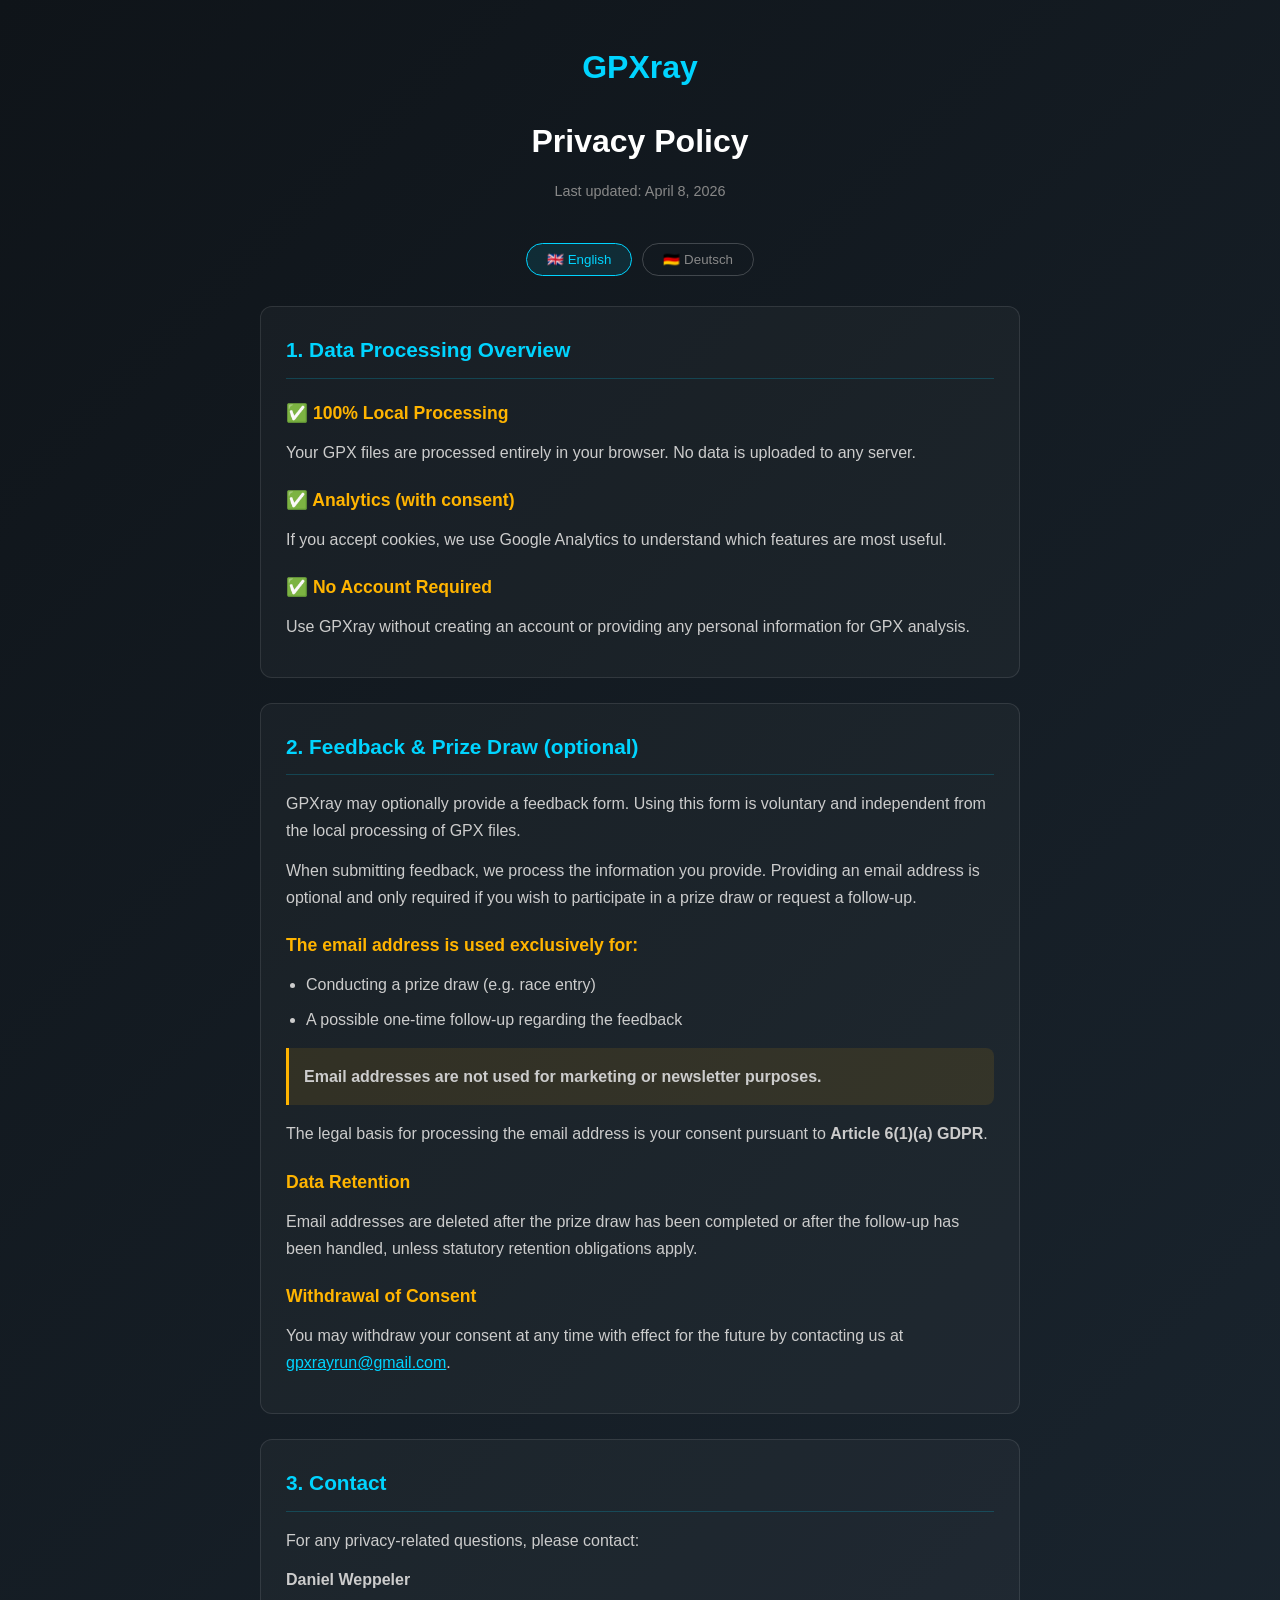
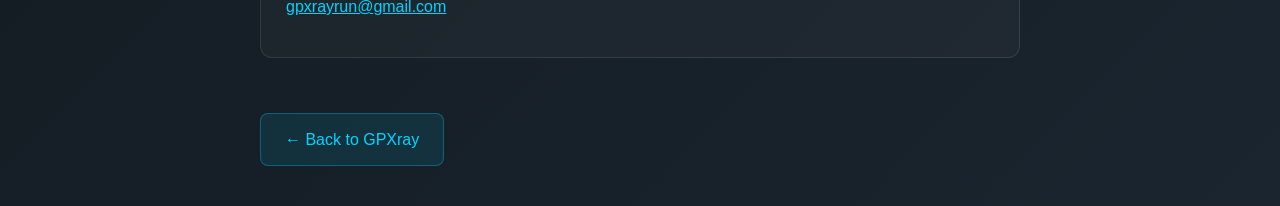
<file: privacy.html>
<!DOCTYPE html>
<html lang="en">
<head>
    <meta charset="UTF-8">
    <meta name="viewport" content="width=device-width, initial-scale=1.0">
    <title>Privacy Policy | GPXray</title>
    <link rel="icon" type="image/png" href="[data-uri]">
    <style>
        * {
            margin: 0;
            padding: 0;
            box-sizing: border-box;
        }
        
        body {
            font-family: -apple-system, BlinkMacSystemFont, 'Segoe UI', Roboto, Oxygen, Ubuntu, sans-serif;
            background: linear-gradient(135deg, #0f1419 0%, #1a252f 100%);
            color: #e0e0e0;
            min-height: 100vh;
            line-height: 1.7;
        }
        
        .container {
            max-width: 800px;
            margin: 0 auto;
            padding: 40px 20px;
        }
        
        .header {
            text-align: center;
            margin-bottom: 40px;
        }
        
        .logo {
            font-size: 2rem;
            font-weight: 700;
            color: #00d4ff;
            text-decoration: none;
            display: inline-block;
            margin-bottom: 20px;
        }
        
        h1 {
            font-size: 2rem;
            color: #fff;
            margin-bottom: 10px;
        }
        
        .last-updated {
            color: #888;
            font-size: 0.9rem;
        }
        
        .section {
            background: rgba(255, 255, 255, 0.03);
            border: 1px solid rgba(255, 255, 255, 0.1);
            border-radius: 12px;
            padding: 25px;
            margin-bottom: 25px;
        }
        
        h2 {
            color: #00d4ff;
            font-size: 1.3rem;
            margin-bottom: 15px;
            padding-bottom: 10px;
            border-bottom: 1px solid rgba(0, 212, 255, 0.2);
        }
        
        h3 {
            color: #ffb400;
            font-size: 1.1rem;
            margin: 20px 0 10px 0;
        }
        
        p {
            margin-bottom: 12px;
            color: #ccc;
        }
        
        ul {
            margin: 10px 0 15px 20px;
            color: #ccc;
        }
        
        li {
            margin-bottom: 8px;
        }
        
        .highlight {
            background: rgba(255, 180, 0, 0.1);
            border-left: 3px solid #ffb400;
            padding: 15px;
            margin: 15px 0;
            border-radius: 0 8px 8px 0;
        }
        
        .highlight p {
            margin-bottom: 0;
        }
        
        a {
            color: #00d4ff;
        }
        
        a:hover {
            color: #fff;
        }
        
        .back-link {
            display: inline-block;
            margin-top: 30px;
            padding: 12px 24px;
            background: rgba(0, 212, 255, 0.1);
            border: 1px solid rgba(0, 212, 255, 0.3);
            border-radius: 8px;
            color: #00d4ff;
            text-decoration: none;
            transition: all 0.2s;
        }
        
        .back-link:hover {
            background: rgba(0, 212, 255, 0.2);
            border-color: #00d4ff;
        }
        
        .lang-toggle {
            display: flex;
            justify-content: center;
            gap: 10px;
            margin-bottom: 30px;
        }
        
        .lang-btn {
            padding: 8px 20px;
            background: transparent;
            border: 1px solid rgba(255, 255, 255, 0.2);
            border-radius: 20px;
            color: #888;
            cursor: pointer;
            transition: all 0.2s;
        }
        
        .lang-btn.active {
            background: rgba(0, 212, 255, 0.1);
            border-color: #00d4ff;
            color: #00d4ff;
        }
        
        .lang-btn:hover {
            border-color: #00d4ff;
            color: #00d4ff;
        }
        
        .content-en, .content-de {
            display: none;
        }
        
        .content-en.active, .content-de.active {
            display: block;
        }
        
        @media (max-width: 600px) {
            .container {
                padding: 20px 15px;
            }
            
            h1 {
                font-size: 1.5rem;
            }
            
            .section {
                padding: 20px;
            }
        }
    </style>
</head>
<body>
    <div class="container">
        <div class="header">
            <a href="/" class="logo">GPXray</a>
            <h1 id="pageTitle">Privacy Policy</h1>
            <p class="last-updated" id="lastUpdated">Last updated: April 8, 2026</p>
        </div>
        
        <div class="lang-toggle">
            <button class="lang-btn active" data-lang="en">🇬🇧 English</button>
            <button class="lang-btn" data-lang="de">🇩🇪 Deutsch</button>
        </div>
        
        <!-- English Content -->
        <div class="content-en active">
            <div class="section">
                <h2>1. Data Processing Overview</h2>
                <h3>✅ 100% Local Processing</h3>
                <p>Your GPX files are processed entirely in your browser. No data is uploaded to any server.</p>
                
                <h3>✅ Analytics (with consent)</h3>
                <p>If you accept cookies, we use Google Analytics to understand which features are most useful.</p>
                
                <h3>✅ No Account Required</h3>
                <p>Use GPXray without creating an account or providing any personal information for GPX analysis.</p>
            </div>
            
            <div class="section">
                <h2>2. Feedback & Prize Draw (optional)</h2>
                <p>GPXray may optionally provide a feedback form. Using this form is voluntary and independent from the local processing of GPX files.</p>
                
                <p>When submitting feedback, we process the information you provide. Providing an email address is optional and only required if you wish to participate in a prize draw or request a follow-up.</p>
                
                <h3>The email address is used exclusively for:</h3>
                <ul>
                    <li>Conducting a prize draw (e.g. race entry)</li>
                    <li>A possible one-time follow-up regarding the feedback</li>
                </ul>
                
                <div class="highlight">
                    <p><strong>Email addresses are not used for marketing or newsletter purposes.</strong></p>
                </div>
                
                <p>The legal basis for processing the email address is your consent pursuant to <strong>Article 6(1)(a) GDPR</strong>.</p>
                
                <h3>Data Retention</h3>
                <p>Email addresses are deleted after the prize draw has been completed or after the follow-up has been handled, unless statutory retention obligations apply.</p>
                
                <h3>Withdrawal of Consent</h3>
                <p>You may withdraw your consent at any time with effect for the future by contacting us at <a href="mailto:gpxrayrun@gmail.com">gpxrayrun@gmail.com</a>.</p>
            </div>
            
            <div class="section">
                <h2>3. Contact</h2>
                <p>For any privacy-related questions, please contact:</p>
                <p><strong>Daniel Weppeler</strong><br>
                <a href="mailto:gpxrayrun@gmail.com">gpxrayrun@gmail.com</a></p>
            </div>
        </div>
        
        <!-- German Content -->
        <div class="content-de">
            <div class="section">
                <h2>1. Datenverarbeitung im Überblick</h2>
                <h3>✅ 100% Lokale Verarbeitung</h3>
                <p>Deine GPX-Dateien werden vollständig in deinem Browser verarbeitet. Es werden keine Daten auf einen Server hochgeladen.</p>
                
                <h3>✅ Analytics (mit Einwilligung)</h3>
                <p>Wenn du Cookies akzeptierst, verwenden wir Google Analytics, um zu verstehen, welche Funktionen am nützlichsten sind.</p>
                
                <h3>✅ Kein Konto erforderlich</h3>
                <p>Nutze GPXray ohne ein Konto zu erstellen oder für die GPX-Analyse persönliche Daten anzugeben.</p>
            </div>
            
            <div class="section">
                <h2>2. Feedback & Verlosung (optional)</h2>
                <p>GPXray kann optional ein Feedback-Formular enthalten. Die Nutzung dieses Formulars ist freiwillig und unabhängig von der Analyse von GPX-Dateien.</p>
                
                <p>Wenn du Feedback absendest, verarbeiten wir die von dir eingegebenen Inhalte. Eine E-Mail-Adresse ist optional und wird nur dann verarbeitet, wenn du an einer Verlosung teilnehmen möchtest oder eine Rückmeldung wünschst.</p>
                
                <h3>Die E-Mail-Adresse wird ausschließlich zu folgenden Zwecken genutzt:</h3>
                <ul>
                    <li>Durchführung einer Verlosung (z. B. Startplatzverlosung)</li>
                    <li>Eine einmalige Rückfrage zu deinem Feedback</li>
                </ul>
                
                <div class="highlight">
                    <p><strong>Eine Nutzung zu Marketing- oder Newsletter-Zwecken erfolgt nicht.</strong></p>
                </div>
                
                <p>Rechtsgrundlage für die Verarbeitung der E-Mail-Adresse ist deine Einwilligung gemäß <strong>Art. 6 Abs. 1 lit. a DSGVO</strong>.</p>
                
                <h3>Datenspeicherung</h3>
                <p>E-Mail-Adressen werden nach Abschluss der Verlosung oder nach Beantwortung der Rückfrage gelöscht, sofern keine gesetzlichen Aufbewahrungspflichten bestehen.</p>
                
                <h3>Widerruf der Einwilligung</h3>
                <p>Du kannst deine Einwilligung jederzeit mit Wirkung für die Zukunft widerrufen, indem du uns unter <a href="mailto:gpxrayrun@gmail.com">gpxrayrun@gmail.com</a> kontaktierst.</p>
            </div>
            
            <div class="section">
                <h2>3. Kontakt</h2>
                <p>Bei Fragen zum Datenschutz erreichst du:</p>
                <p><strong>Daniel Weppeler</strong><br>
                <a href="mailto:gpxrayrun@gmail.com">gpxrayrun@gmail.com</a></p>
            </div>
        </div>
        
        <a href="/" class="back-link">← Back to GPXray</a>
    </div>
    
    <script>
        // Language toggle
        const langBtns = document.querySelectorAll('.lang-btn');
        const contentEn = document.querySelector('.content-en');
        const contentDe = document.querySelector('.content-de');
        const pageTitle = document.getElementById('pageTitle');
        const lastUpdated = document.getElementById('lastUpdated');
        
        langBtns.forEach(btn => {
            btn.addEventListener('click', () => {
                langBtns.forEach(b => b.classList.remove('active'));
                btn.classList.add('active');
                
                const lang = btn.dataset.lang;
                if (lang === 'de') {
                    contentEn.classList.remove('active');
                    contentDe.classList.add('active');
                    pageTitle.textContent = 'Datenschutzerklärung';
                    lastUpdated.textContent = 'Zuletzt aktualisiert: 8. April 2026';
                } else {
                    contentDe.classList.remove('active');
                    contentEn.classList.add('active');
                    pageTitle.textContent = 'Privacy Policy';
                    lastUpdated.textContent = 'Last updated: April 8, 2026';
                }
            });
        });
        
        // Auto-detect language from URL or browser
        const urlParams = new URLSearchParams(window.location.search);
        const langParam = urlParams.get('lang');
        const browserLang = navigator.language || navigator.userLanguage;
        
        if (langParam === 'de' || (!langParam && browserLang.startsWith('de'))) {
            document.querySelector('[data-lang="de"]').click();
        }
    </script>
</body>
</html>
</file>
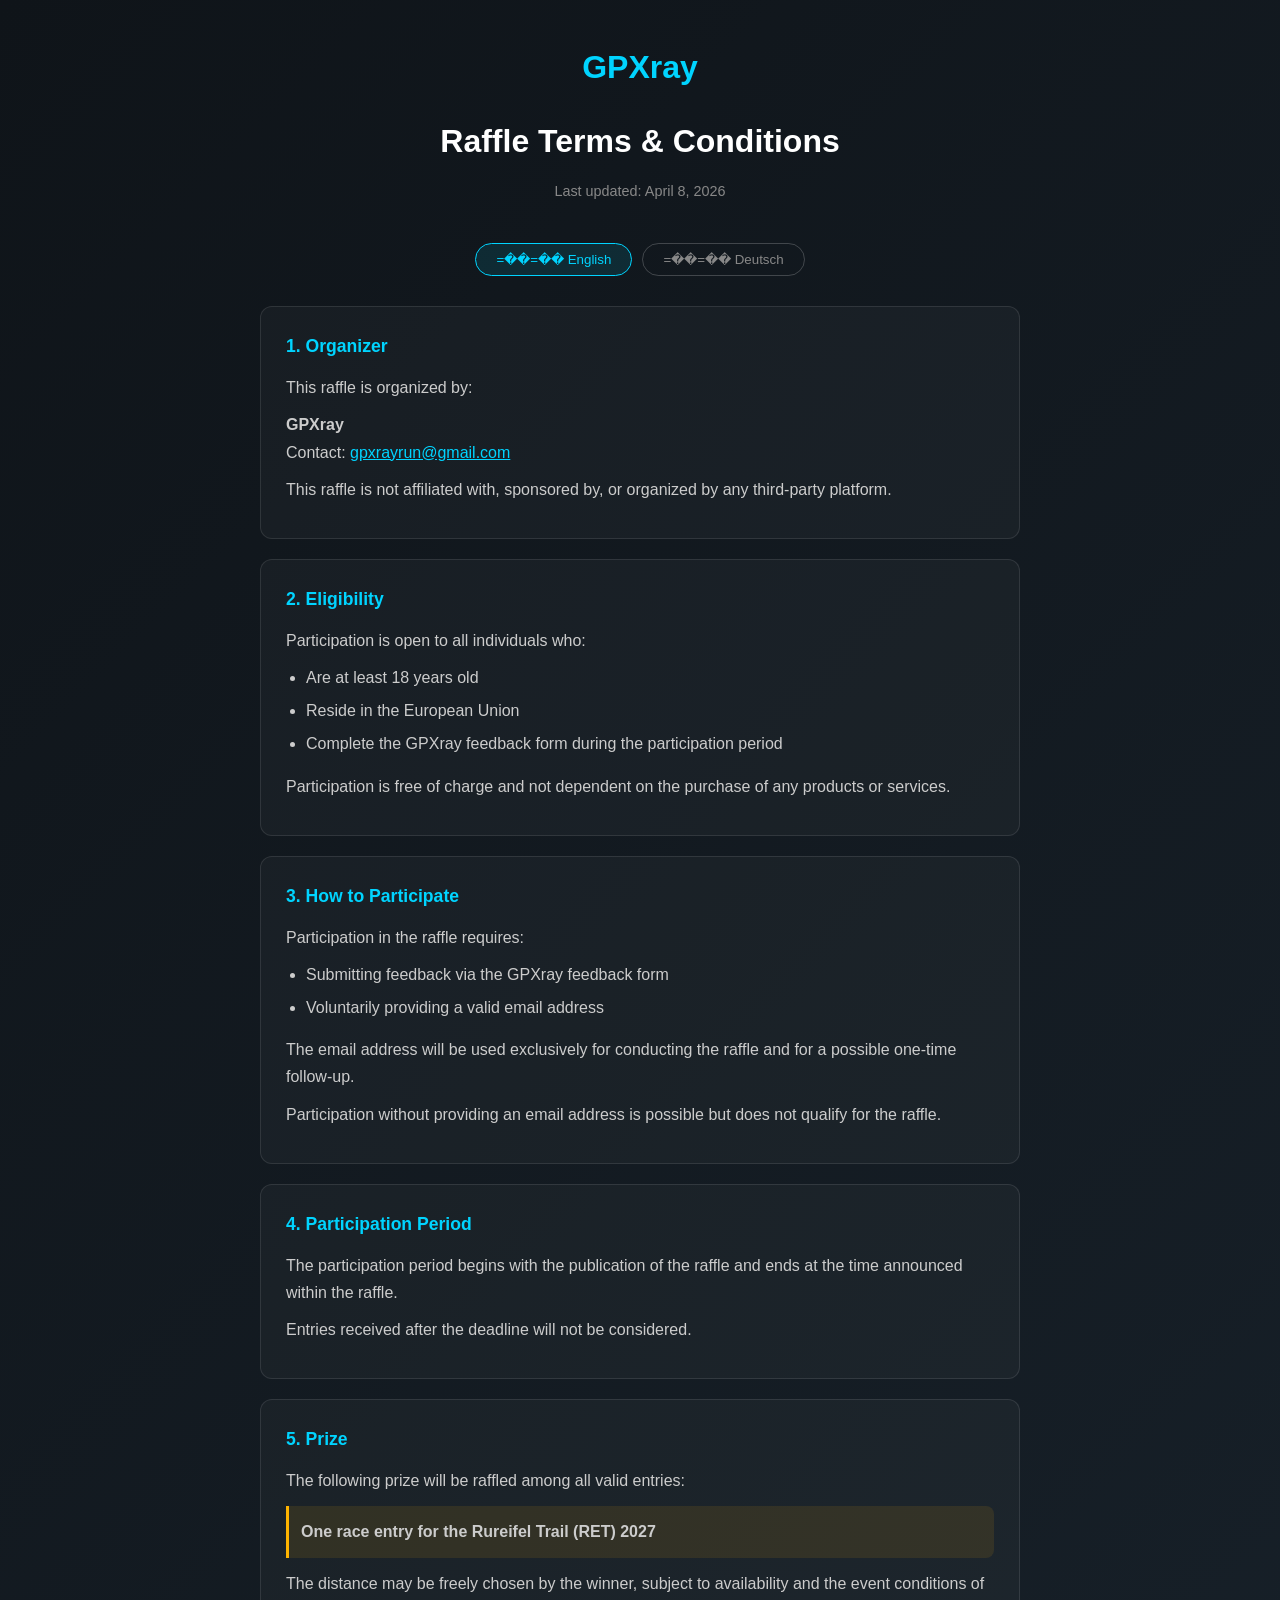
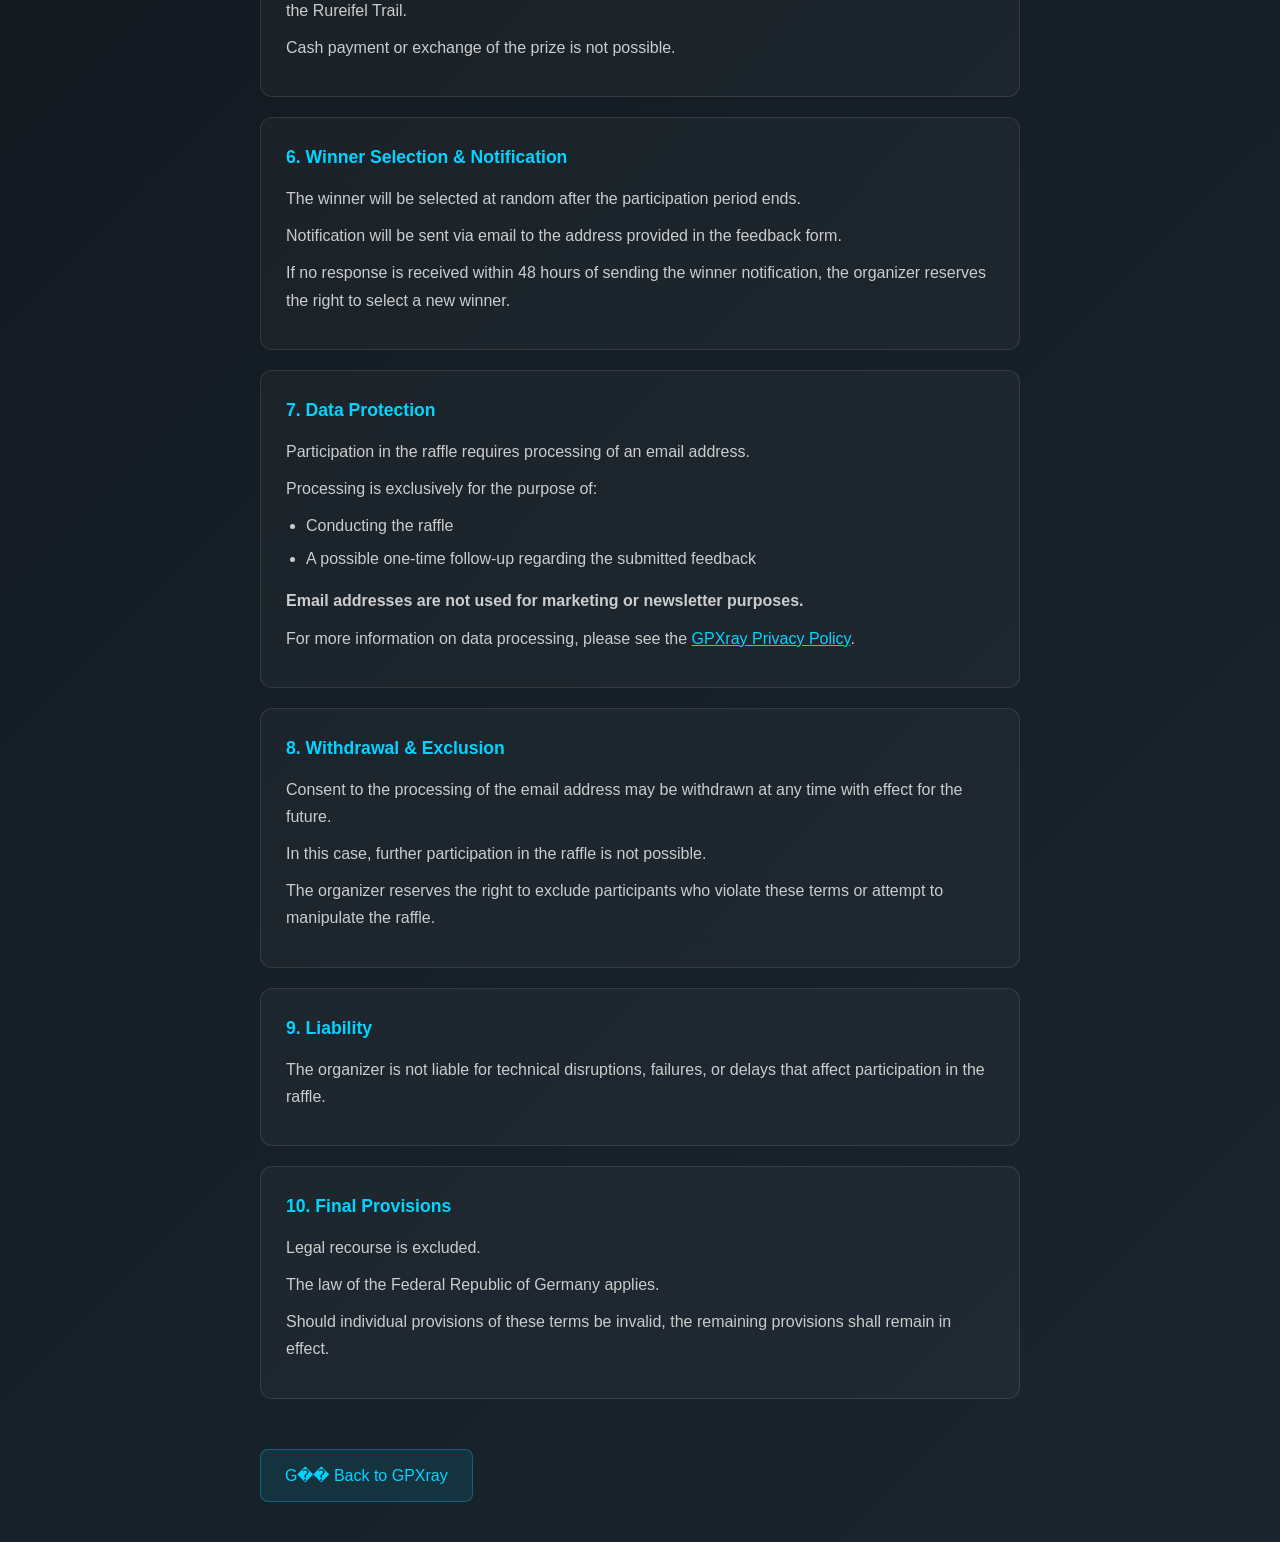
<file: raffle-terms.html>
<!DOCTYPE html>
<html lang="en">
<head>
    <meta charset="UTF-8">
    <meta name="viewport" content="width=device-width, initial-scale=1.0">
    <title>Raffle Terms | GPXray</title>
    <link rel="icon" type="image/png" href="[data-uri]">
    <style>
        * {
            margin: 0;
            padding: 0;
            box-sizing: border-box;
        }
        
        body {
            font-family: -apple-system, BlinkMacSystemFont, 'Segoe UI', Roboto, Oxygen, Ubuntu, sans-serif;
            background: linear-gradient(135deg, #0f1419 0%, #1a252f 100%);
            color: #e0e0e0;
            min-height: 100vh;
            line-height: 1.7;
        }
        
        .container {
            max-width: 800px;
            margin: 0 auto;
            padding: 40px 20px;
        }
        
        .header {
            text-align: center;
            margin-bottom: 40px;
        }
        
        .logo {
            font-size: 2rem;
            font-weight: 700;
            color: #00d4ff;
            text-decoration: none;
            display: inline-block;
            margin-bottom: 20px;
        }
        
        h1 {
            font-size: 2rem;
            color: #fff;
            margin-bottom: 10px;
        }
        
        .last-updated {
            color: #888;
            font-size: 0.9rem;
        }
        
        .section {
            background: rgba(255, 255, 255, 0.03);
            border: 1px solid rgba(255, 255, 255, 0.1);
            border-radius: 12px;
            padding: 25px;
            margin-bottom: 20px;
        }
        
        h2 {
            color: #00d4ff;
            font-size: 1.1rem;
            margin-bottom: 12px;
        }
        
        p {
            margin-bottom: 10px;
            color: #ccc;
        }
        
        ul {
            margin: 10px 0 15px 20px;
            color: #ccc;
        }
        
        li {
            margin-bottom: 6px;
        }
        
        .highlight {
            background: rgba(255, 180, 0, 0.1);
            border-left: 3px solid #ffb400;
            padding: 12px;
            margin: 12px 0;
            border-radius: 0 8px 8px 0;
        }
        
        .highlight p {
            margin-bottom: 0;
        }
        
        a {
            color: #00d4ff;
        }
        
        a:hover {
            color: #fff;
        }
        
        .back-link {
            display: inline-block;
            margin-top: 30px;
            padding: 12px 24px;
            background: rgba(0, 212, 255, 0.1);
            border: 1px solid rgba(0, 212, 255, 0.3);
            border-radius: 8px;
            color: #00d4ff;
            text-decoration: none;
            transition: all 0.2s;
        }
        
        .back-link:hover {
            background: rgba(0, 212, 255, 0.2);
            border-color: #00d4ff;
        }
        
        .lang-toggle {
            display: flex;
            justify-content: center;
            gap: 10px;
            margin-bottom: 30px;
        }
        
        .lang-btn {
            padding: 8px 20px;
            background: transparent;
            border: 1px solid rgba(255, 255, 255, 0.2);
            border-radius: 20px;
            color: #888;
            cursor: pointer;
            transition: all 0.2s;
        }
        
        .lang-btn.active {
            background: rgba(0, 212, 255, 0.1);
            border-color: #00d4ff;
            color: #00d4ff;
        }
        
        .lang-btn:hover {
            border-color: #00d4ff;
            color: #00d4ff;
        }
        
        .content-en, .content-de {
            display: none;
        }
        
        .content-en.active, .content-de.active {
            display: block;
        }
        
        @media (max-width: 600px) {
            .container {
                padding: 20px 15px;
            }
            
            h1 {
                font-size: 1.5rem;
            }
            
            .section {
                padding: 18px;
            }
        }
    </style>
</head>
<body>
    <div class="container">
        <div class="header">
            <a href="/" class="logo">GPXray</a>
            <h1 id="pageTitle">Raffle Terms & Conditions</h1>
            <p class="last-updated" id="lastUpdated">Last updated: April 8, 2026</p>
        </div>
        
        <div class="lang-toggle">
            <button class="lang-btn active" data-lang="en">=��=�� English</button>
            <button class="lang-btn" data-lang="de">=��=�� Deutsch</button>
        </div>
        
        <!-- English Content -->
        <div class="content-en active">
            <div class="section">
                <h2>1. Organizer</h2>
                <p>This raffle is organized by:</p>
                <p><strong>GPXray</strong><br>
                Contact: <a href="mailto:gpxrayrun@gmail.com">gpxrayrun@gmail.com</a></p>
                <p>This raffle is not affiliated with, sponsored by, or organized by any third-party platform.</p>
            </div>
            
            <div class="section">
                <h2>2. Eligibility</h2>
                <p>Participation is open to all individuals who:</p>
                <ul>
                    <li>Are at least 18 years old</li>
                    <li>Reside in the European Union</li>
                    <li>Complete the GPXray feedback form during the participation period</li>
                </ul>
                <p>Participation is free of charge and not dependent on the purchase of any products or services.</p>
            </div>
            
            <div class="section">
                <h2>3. How to Participate</h2>
                <p>Participation in the raffle requires:</p>
                <ul>
                    <li>Submitting feedback via the GPXray feedback form</li>
                    <li>Voluntarily providing a valid email address</li>
                </ul>
                <p>The email address will be used exclusively for conducting the raffle and for a possible one-time follow-up.</p>
                <p>Participation without providing an email address is possible but does not qualify for the raffle.</p>
            </div>
            
            <div class="section">
                <h2>4. Participation Period</h2>
                <p>The participation period begins with the publication of the raffle and ends at the time announced within the raffle.</p>
                <p>Entries received after the deadline will not be considered.</p>
            </div>
            
            <div class="section">
                <h2>5. Prize</h2>
                <p>The following prize will be raffled among all valid entries:</p>
                <div class="highlight">
                    <p><strong>One race entry for the Rureifel Trail (RET) 2027</strong></p>
                </div>
                <p>The distance may be freely chosen by the winner, subject to availability and the event conditions of the Rureifel Trail.</p>
                <p>Cash payment or exchange of the prize is not possible.</p>
            </div>
            
            <div class="section">
                <h2>6. Winner Selection & Notification</h2>
                <p>The winner will be selected at random after the participation period ends.</p>
                <p>Notification will be sent via email to the address provided in the feedback form.</p>
                <p>If no response is received within 48 hours of sending the winner notification, the organizer reserves the right to select a new winner.</p>
            </div>
            
            <div class="section">
                <h2>7. Data Protection</h2>
                <p>Participation in the raffle requires processing of an email address.</p>
                <p>Processing is exclusively for the purpose of:</p>
                <ul>
                    <li>Conducting the raffle</li>
                    <li>A possible one-time follow-up regarding the submitted feedback</li>
                </ul>
                <p><strong>Email addresses are not used for marketing or newsletter purposes.</strong></p>
                <p>For more information on data processing, please see the <a href="privacy.html">GPXray Privacy Policy</a>.</p>
            </div>
            
            <div class="section">
                <h2>8. Withdrawal & Exclusion</h2>
                <p>Consent to the processing of the email address may be withdrawn at any time with effect for the future.</p>
                <p>In this case, further participation in the raffle is not possible.</p>
                <p>The organizer reserves the right to exclude participants who violate these terms or attempt to manipulate the raffle.</p>
            </div>
            
            <div class="section">
                <h2>9. Liability</h2>
                <p>The organizer is not liable for technical disruptions, failures, or delays that affect participation in the raffle.</p>
            </div>
            
            <div class="section">
                <h2>10. Final Provisions</h2>
                <p>Legal recourse is excluded.</p>
                <p>The law of the Federal Republic of Germany applies.</p>
                <p>Should individual provisions of these terms be invalid, the remaining provisions shall remain in effect.</p>
            </div>
        </div>
        
        <!-- German Content -->
        <div class="content-de">
            <div class="section">
                <h2>1. Veranstalter</h2>
                <p>Die Verlosung wird veranstaltet von:</p>
                <p><strong>GPXray</strong><br>
                Kontakt: <a href="mailto:gpxrayrun@gmail.com">gpxrayrun@gmail.com</a></p>
                <p>Diese Verlosung steht in keinem Zusammenhang mit Drittplattformen und wird in keiner Weise von diesen gesponsert, unterst++tzt oder organisiert.</p>
            </div>
            
            <div class="section">
                <h2>2. Teilnahmeberechtigung</h2>
                <p>Teilnahmeberechtigt sind alle nat++rlichen Personen, die:</p>
                <ul>
                    <li>mindestens 18 Jahre alt sind</li>
                    <li>ihren Wohnsitz in der Europ+�ischen Union haben</li>
                    <li>das Feedback-Formular von GPXray w+�hrend des Teilnahmezeitraums vollst+�ndig ausf++llen</li>
                </ul>
                <p>Die Teilnahme ist kostenlos und unabh+�ngig vom Erwerb von Produkten oder Dienstleistungen.</p>
            </div>
            
            <div class="section">
                <h2>3. Teilnahme an der Verlosung</h2>
                <p>Die Teilnahme an der Verlosung erfolgt durch:</p>
                <ul>
                    <li>das Absenden eines Feedbacks ++ber das GPXray Feedback-Formular</li>
                    <li>die freiwillige Angabe einer g++ltigen E-Mail-Adresse</li>
                </ul>
                <p>Die E-Mail-Adresse wird ausschlie+�lich f++r die Durchf++hrung der Verlosung sowie f++r eine einmalige R++ckfrage verwendet.</p>
                <p>Eine Teilnahme ohne Angabe einer E-Mail-Adresse ist m+�glich, berechtigt jedoch nicht zur Teilnahme an der Verlosung.</p>
            </div>
            
            <div class="section">
                <h2>4. Teilnahmezeitraum</h2>
                <p>Der Teilnahmezeitraum beginnt mit der Ver+�ffentlichung der Verlosung und endet zu dem im Rahmen der Verlosung bekannt gegebenen Zeitpunkt.</p>
                <p>Einsendungen nach Ablauf des Teilnahmezeitraums werden nicht ber++cksichtigt.</p>
            </div>
            
            <div class="section">
                <h2>5. Gewinn</h2>
                <p>Unter allen g++ltigen Teilnahmen wird folgender Preis verlost:</p>
                <div class="highlight">
                    <p><strong>Ein Startplatz f++r den Rureifel Trail (RET) 2027</strong></p>
                </div>
                <p>Die Distanz kann von der Gewinnerin oder dem Gewinner frei gew+�hlt werden, vorbehaltlich der Verf++gbarkeit und der jeweiligen Veranstaltungsbedingungen des Rureifel Trails.</p>
                <p>Eine Barauszahlung oder ein Umtausch des Gewinns ist ausgeschlossen.</p>
            </div>
            
            <div class="section">
                <h2>6. Gewinnermittlung und Benachrichtigung</h2>
                <p>Die Gewinnerin oder der Gewinner wird nach Beendigung des Teilnahmezeitraums per Zufallsprinzip ermittelt.</p>
                <p>Die Benachrichtigung erfolgt per E-Mail an die im Feedback-Formular angegebene Adresse.</p>
                <p>Erfolgt innerhalb von 48 Stunden nach Versand der Gewinnbenachrichtigung keine R++ckmeldung, beh+�lt sich der Veranstalter das Recht vor, den Gewinn erneut zu verlosen.</p>
            </div>
            
            <div class="section">
                <h2>7. Datenschutz</h2>
                <p>F++r die Teilnahme an der Verlosung ist die Verarbeitung einer E-Mail-Adresse erforderlich.</p>
                <p>Die Verarbeitung erfolgt ausschlie+�lich zum Zweck:</p>
                <ul>
                    <li>der Durchf++hrung der Verlosung</li>
                    <li>einer m+�glichen einmaligen R++ckfrage im Zusammenhang mit dem eingereichten Feedback</li>
                </ul>
                <p><strong>Eine Nutzung zu Marketing- oder Newsletter-Zwecken erfolgt nicht.</strong></p>
                <p>Weitere Informationen zur Datenverarbeitung findest du in der <a href="privacy.html?lang=de">Datenschutzerkl+�rung von GPXray</a>.</p>
            </div>
            
            <div class="section">
                <h2>8. Widerruf und Ausschluss</h2>
                <p>Die Einwilligung zur Verarbeitung der E-Mail-Adresse kann jederzeit mit Wirkung f++r die Zukunft widerrufen werden.</p>
                <p>In diesem Fall ist eine weitere Teilnahme an der Verlosung nicht m+�glich.</p>
                <p>Der Veranstalter beh+�lt sich das Recht vor, Teilnehmende bei Verst+�+�en gegen diese Teilnahmebedingungen oder bei Manipulationsversuchen von der Verlosung auszuschlie+�en.</p>
            </div>
            
            <div class="section">
                <h2>9. Haftungsausschluss</h2>
                <p>Der Veranstalter haftet nicht f++r technische St+�rungen, Ausf+�lle oder Verz+�gerungen, die eine Teilnahme an der Verlosung beeintr+�chtigen.</p>
            </div>
            
            <div class="section">
                <h2>10. Schlussbestimmungen</h2>
                <p>Der Rechtsweg ist ausgeschlossen.</p>
                <p>Es gilt das Recht der Bundesrepublik Deutschland.</p>
                <p>Sollten einzelne Bestimmungen dieser Teilnahmebedingungen unwirksam sein, bleiben die ++brigen Bestimmungen hiervon unber++hrt.</p>
            </div>
        </div>
        
        <a href="/" class="back-link" id="backLink">G�� Back to GPXray</a>
    </div>
    
    <script>
        // Language toggle
        const langBtns = document.querySelectorAll('.lang-btn');
        const contentEn = document.querySelector('.content-en');
        const contentDe = document.querySelector('.content-de');
        const pageTitle = document.getElementById('pageTitle');
        const lastUpdated = document.getElementById('lastUpdated');
        const backLink = document.getElementById('backLink');
        
        langBtns.forEach(btn => {
            btn.addEventListener('click', () => {
                langBtns.forEach(b => b.classList.remove('active'));
                btn.classList.add('active');
                
                const lang = btn.dataset.lang;
                if (lang === 'de') {
                    contentEn.classList.remove('active');
                    contentDe.classList.add('active');
                    pageTitle.textContent = 'Teilnahmebedingungen';
                    lastUpdated.textContent = 'Zuletzt aktualisiert: 8. April 2026';
                    backLink.textContent = 'G�� Zur++ck zu GPXray';
                } else {
                    contentDe.classList.remove('active');
                    contentEn.classList.add('active');
                    pageTitle.textContent = 'Raffle Terms & Conditions';
                    lastUpdated.textContent = 'Last updated: April 8, 2026';
                    backLink.textContent = 'G�� Back to GPXray';
                }
            });
        });
        
        // Auto-detect language from URL or browser
        const urlParams = new URLSearchParams(window.location.search);
        const langParam = urlParams.get('lang');
        const browserLang = navigator.language || navigator.userLanguage;
        
        if (langParam === 'de' || (!langParam && browserLang.startsWith('de'))) {
            document.querySelector('[data-lang="de"]').click();
        }
    </script>
</body>
</html>
</file>
